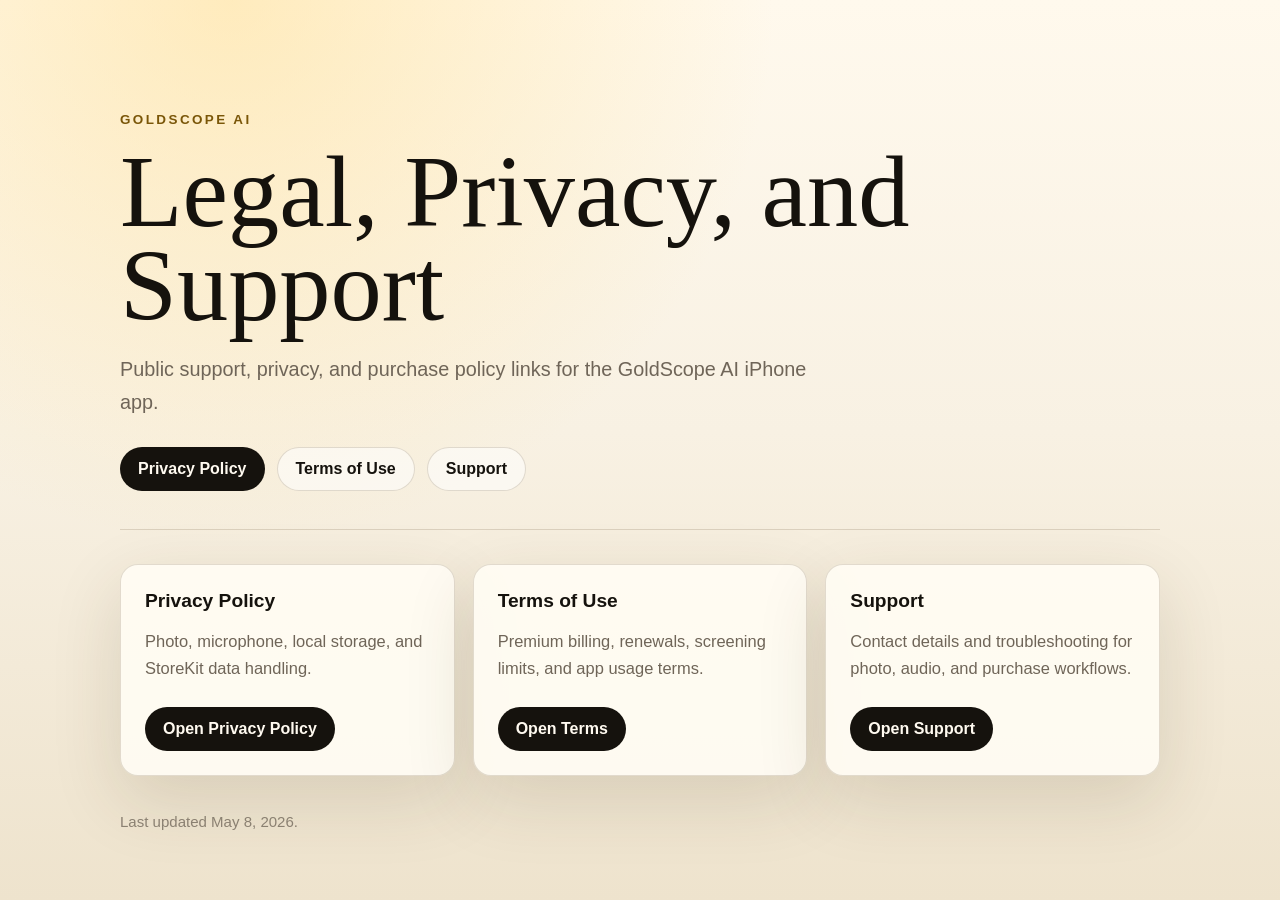
<file: index.html>
<!doctype html>
<html lang="en">
  <head>
    <meta charset="utf-8">
    <meta name="viewport" content="width=device-width, initial-scale=1">
    <title>GoldScope AI Legal & Support</title>
    <meta name="description" content="Public legal, privacy, and support pages for the GoldScope AI iOS app.">
    <link rel="stylesheet" href="./assets/styles.css">
  </head>
  <body>
    <main class="page">
      <section class="hero">
        <div class="eyebrow">GoldScope AI</div>
        <h1>Legal, Privacy, and Support</h1>
        <p>
          Public support, privacy, and purchase policy links for the GoldScope AI iPhone app.
        </p>
        <div class="nav">
          <a class="primary" href="./privacy/">Privacy Policy</a>
          <a class="secondary" href="./terms/">Terms of Use</a>
          <a class="secondary" href="./support/">Support</a>
        </div>
      </section>

      <section class="grid">
        <article class="card">
          <h2>Privacy Policy</h2>
          <p>Photo, microphone, local storage, and StoreKit data handling.</p>
          <a class="button-link primary" href="./privacy/">Open Privacy Policy</a>
        </article>

        <article class="card">
          <h2>Terms of Use</h2>
          <p>Premium billing, renewals, screening limits, and app usage terms.</p>
          <a class="button-link primary" href="./terms/">Open Terms</a>
        </article>

        <article class="card">
          <h2>Support</h2>
          <p>Contact details and troubleshooting for photo, audio, and purchase workflows.</p>
          <a class="button-link primary" href="./support/">Open Support</a>
        </article>
      </section>

      <p class="footer">Last updated May 8, 2026.</p>
    </main>
  </body>
</html>
</file>
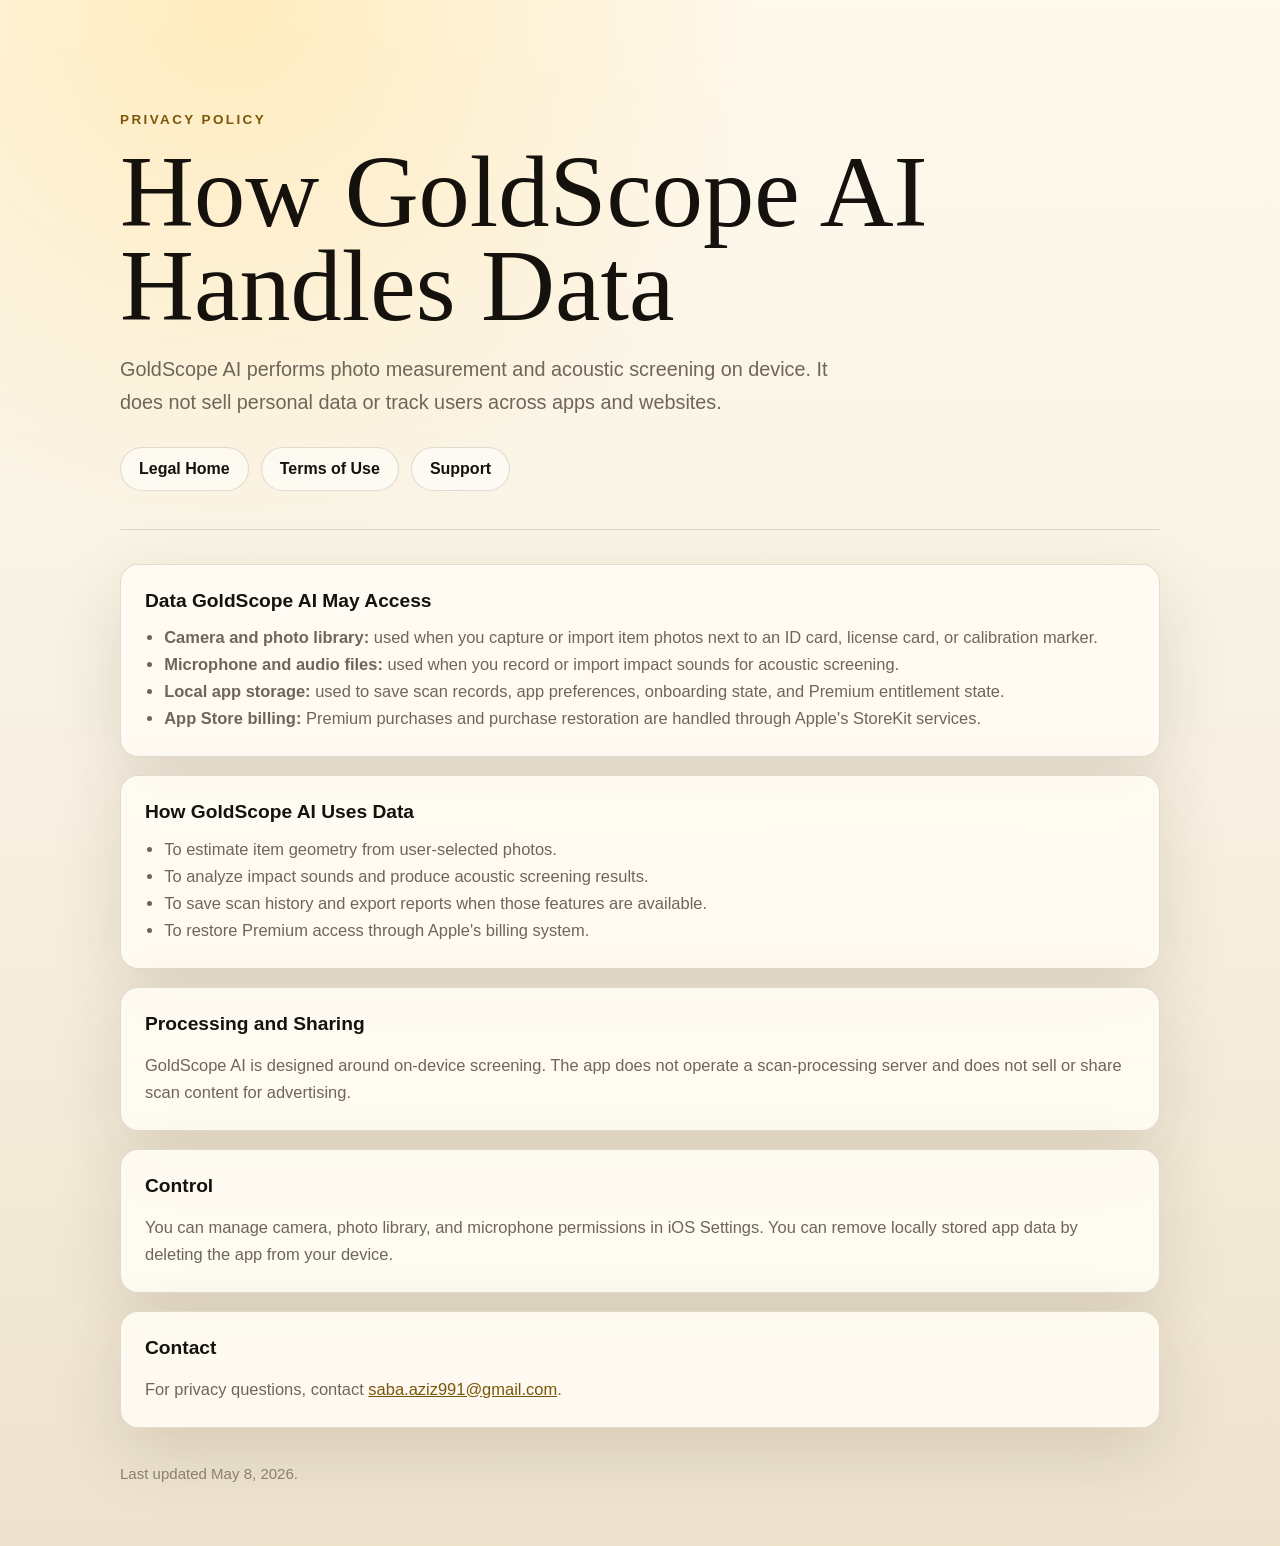
<file: privacy/index.html>
<!doctype html>
<html lang="en">
  <head>
    <meta charset="utf-8">
    <meta name="viewport" content="width=device-width, initial-scale=1">
    <title>GoldScope AI Privacy Policy</title>
    <meta name="description" content="Privacy Policy for the GoldScope AI iOS app.">
    <link rel="stylesheet" href="../assets/styles.css">
  </head>
  <body>
    <main class="page">
      <section class="hero">
        <div class="eyebrow">Privacy Policy</div>
        <h1>How GoldScope AI Handles Data</h1>
        <p>
          GoldScope AI performs photo measurement and acoustic screening on device. It does not sell personal data or track users across apps and websites.
        </p>
        <div class="nav">
          <a class="secondary" href="../">Legal Home</a>
          <a class="secondary" href="../terms/">Terms of Use</a>
          <a class="secondary" href="../support/">Support</a>
        </div>
      </section>

      <section class="stack">
        <article class="card">
          <h2>Data GoldScope AI May Access</h2>
          <ul>
            <li><strong>Camera and photo library:</strong> used when you capture or import item photos next to an ID card, license card, or calibration marker.</li>
            <li><strong>Microphone and audio files:</strong> used when you record or import impact sounds for acoustic screening.</li>
            <li><strong>Local app storage:</strong> used to save scan records, app preferences, onboarding state, and Premium entitlement state.</li>
            <li><strong>App Store billing:</strong> Premium purchases and purchase restoration are handled through Apple's StoreKit services.</li>
          </ul>
        </article>

        <article class="card">
          <h2>How GoldScope AI Uses Data</h2>
          <ul>
            <li>To estimate item geometry from user-selected photos.</li>
            <li>To analyze impact sounds and produce acoustic screening results.</li>
            <li>To save scan history and export reports when those features are available.</li>
            <li>To restore Premium access through Apple's billing system.</li>
          </ul>
        </article>

        <article class="card">
          <h2>Processing and Sharing</h2>
          <p>
            GoldScope AI is designed around on-device screening. The app does not operate a scan-processing server and does not sell or share scan content for advertising.
          </p>
        </article>

        <article class="card">
          <h2>Control</h2>
          <p>
            You can manage camera, photo library, and microphone permissions in iOS Settings. You can remove locally stored app data by deleting the app from your device.
          </p>
        </article>

        <article class="card">
          <h2>Contact</h2>
          <p>
            For privacy questions, contact <a href="mailto:saba.aziz991@gmail.com">saba.aziz991@gmail.com</a>.
          </p>
        </article>
      </section>

      <p class="footer">Last updated May 8, 2026.</p>
    </main>
  </body>
</html>
</file>
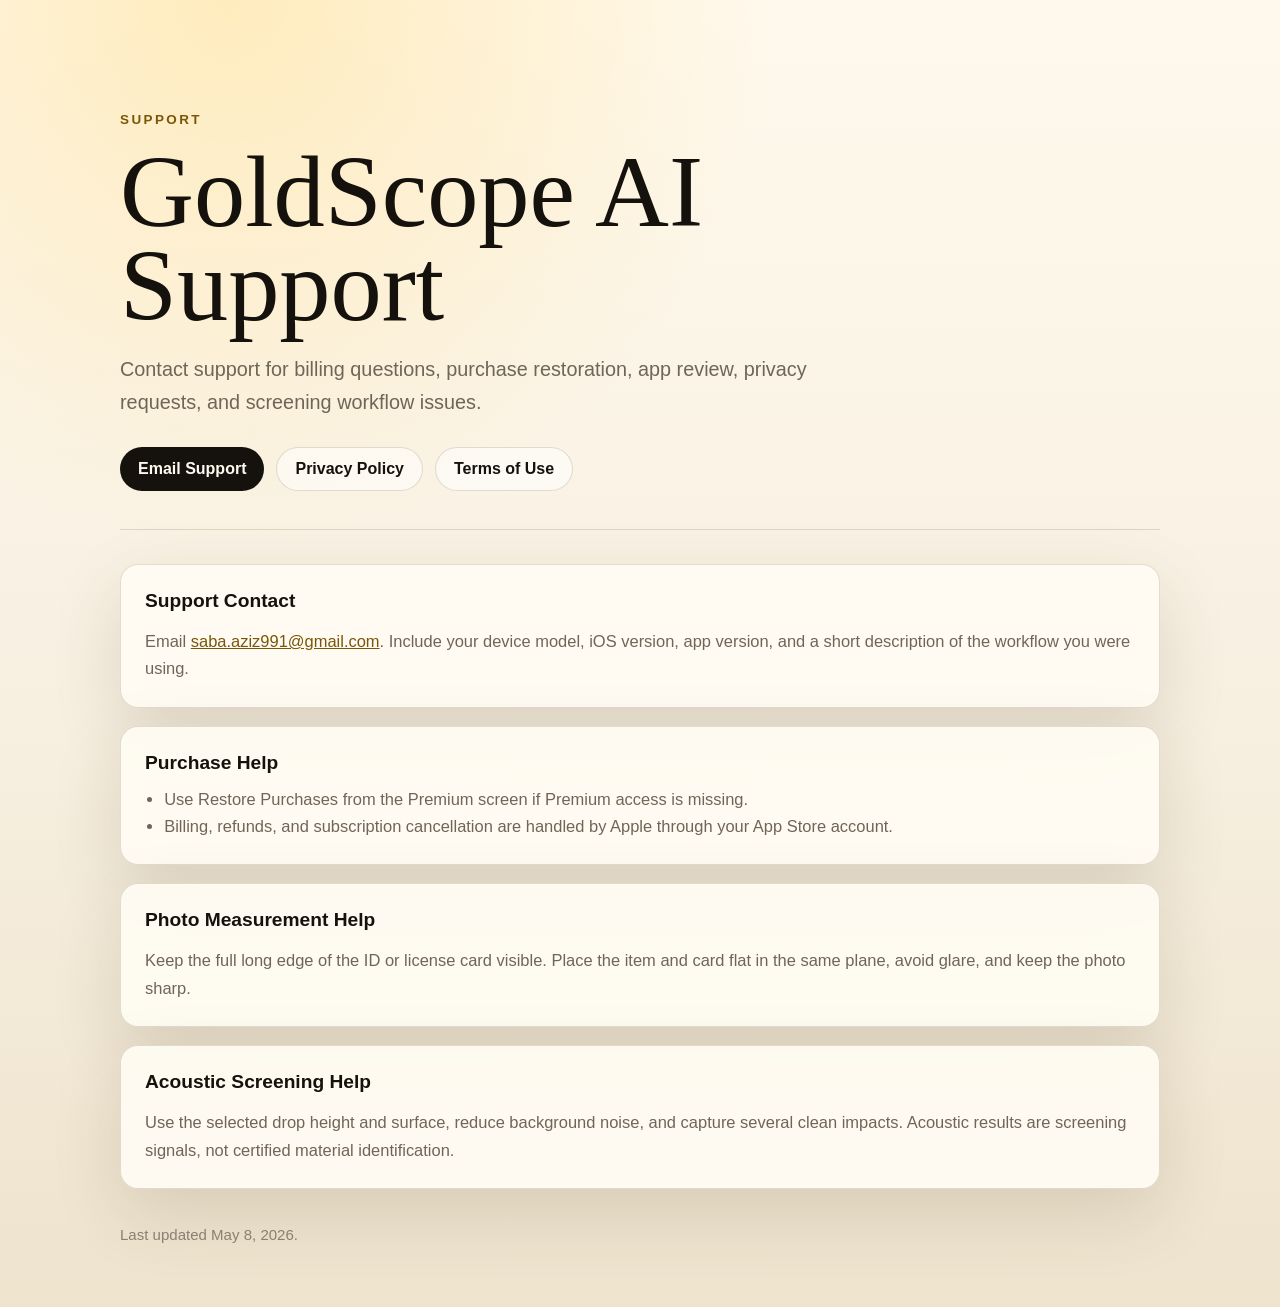
<file: support/index.html>
<!doctype html>
<html lang="en">
  <head>
    <meta charset="utf-8">
    <meta name="viewport" content="width=device-width, initial-scale=1">
    <title>GoldScope AI Support</title>
    <meta name="description" content="Support page for the GoldScope AI iOS app.">
    <link rel="stylesheet" href="../assets/styles.css">
  </head>
  <body>
    <main class="page">
      <section class="hero">
        <div class="eyebrow">Support</div>
        <h1>GoldScope AI Support</h1>
        <p>
          Contact support for billing questions, purchase restoration, app review, privacy requests, and screening workflow issues.
        </p>
        <div class="nav">
          <a class="primary" href="mailto:saba.aziz991@gmail.com">Email Support</a>
          <a class="secondary" href="../privacy/">Privacy Policy</a>
          <a class="secondary" href="../terms/">Terms of Use</a>
        </div>
      </section>

      <section class="stack">
        <article class="card">
          <h2>Support Contact</h2>
          <p>
            Email <a href="mailto:saba.aziz991@gmail.com">saba.aziz991@gmail.com</a>. Include your device model, iOS version, app version, and a short description of the workflow you were using.
          </p>
        </article>

        <article class="card">
          <h2>Purchase Help</h2>
          <ul>
            <li>Use Restore Purchases from the Premium screen if Premium access is missing.</li>
            <li>Billing, refunds, and subscription cancellation are handled by Apple through your App Store account.</li>
          </ul>
        </article>

        <article class="card">
          <h2>Photo Measurement Help</h2>
          <p>
            Keep the full long edge of the ID or license card visible. Place the item and card flat in the same plane, avoid glare, and keep the photo sharp.
          </p>
        </article>

        <article class="card">
          <h2>Acoustic Screening Help</h2>
          <p>
            Use the selected drop height and surface, reduce background noise, and capture several clean impacts. Acoustic results are screening signals, not certified material identification.
          </p>
        </article>
      </section>

      <p class="footer">Last updated May 8, 2026.</p>
    </main>
  </body>
</html>
</file>
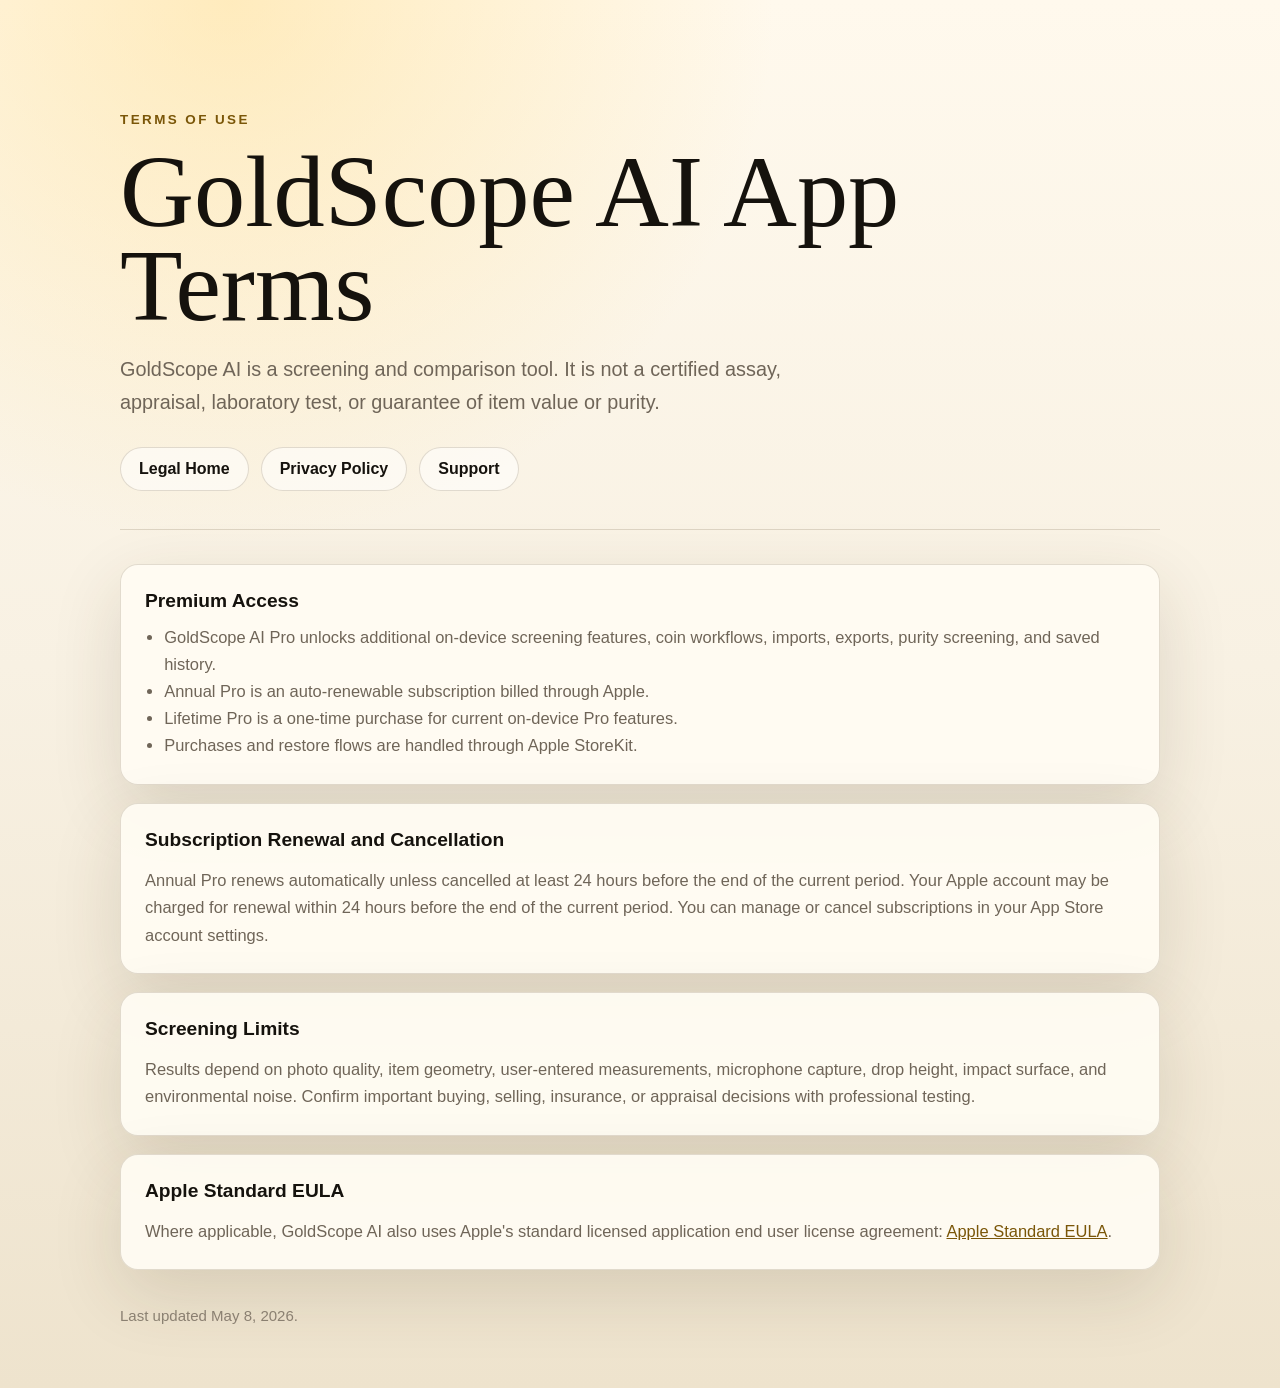
<file: terms/index.html>
<!doctype html>
<html lang="en">
  <head>
    <meta charset="utf-8">
    <meta name="viewport" content="width=device-width, initial-scale=1">
    <title>GoldScope AI Terms of Use</title>
    <meta name="description" content="Terms of Use for the GoldScope AI iOS app.">
    <link rel="stylesheet" href="../assets/styles.css">
  </head>
  <body>
    <main class="page">
      <section class="hero">
        <div class="eyebrow">Terms of Use</div>
        <h1>GoldScope AI App Terms</h1>
        <p>
          GoldScope AI is a screening and comparison tool. It is not a certified assay, appraisal, laboratory test, or guarantee of item value or purity.
        </p>
        <div class="nav">
          <a class="secondary" href="../">Legal Home</a>
          <a class="secondary" href="../privacy/">Privacy Policy</a>
          <a class="secondary" href="../support/">Support</a>
        </div>
      </section>

      <section class="stack">
        <article class="card">
          <h2>Premium Access</h2>
          <ul>
            <li>GoldScope AI Pro unlocks additional on-device screening features, coin workflows, imports, exports, purity screening, and saved history.</li>
            <li>Annual Pro is an auto-renewable subscription billed through Apple.</li>
            <li>Lifetime Pro is a one-time purchase for current on-device Pro features.</li>
            <li>Purchases and restore flows are handled through Apple StoreKit.</li>
          </ul>
        </article>

        <article class="card">
          <h2>Subscription Renewal and Cancellation</h2>
          <p>
            Annual Pro renews automatically unless cancelled at least 24 hours before the end of the current period. Your Apple account may be charged for renewal within 24 hours before the end of the current period. You can manage or cancel subscriptions in your App Store account settings.
          </p>
        </article>

        <article class="card">
          <h2>Screening Limits</h2>
          <p>
            Results depend on photo quality, item geometry, user-entered measurements, microphone capture, drop height, impact surface, and environmental noise. Confirm important buying, selling, insurance, or appraisal decisions with professional testing.
          </p>
        </article>

        <article class="card">
          <h2>Apple Standard EULA</h2>
          <p>
            Where applicable, GoldScope AI also uses Apple's standard licensed application end user license agreement:
            <a href="https://www.apple.com/legal/internet-services/itunes/dev/stdeula/">Apple Standard EULA</a>.
          </p>
        </article>
      </section>

      <p class="footer">Last updated May 8, 2026.</p>
    </main>
  </body>
</html>
</file>
<file: assets/styles.css>
:root {
  color-scheme: light;
  --bg: #f8f1e3;
  --ink: #15120d;
  --muted: #6f6558;
  --line: rgba(95, 76, 42, 0.18);
  --panel: rgba(255, 252, 244, 0.92);
  --gold: #b8860b;
  --gold-dark: #7a5608;
  --shadow: 0 24px 70px rgba(62, 47, 22, 0.14);
}

* {
  box-sizing: border-box;
}

body {
  margin: 0;
  min-height: 100vh;
  background:
    radial-gradient(circle at 18% 0%, rgba(255, 224, 150, 0.55), transparent 34rem),
    linear-gradient(180deg, #fff9ed 0%, var(--bg) 48%, #eee3cd 100%);
  color: var(--ink);
  font-family: ui-sans-serif, -apple-system, BlinkMacSystemFont, "Avenir Next", "Segoe UI", sans-serif;
}

a {
  color: var(--gold-dark);
}

.page {
  width: min(1040px, calc(100% - 40px));
  margin: 0 auto;
  padding: 64px 0 44px;
}

.hero {
  padding: 48px 0 38px;
  border-bottom: 1px solid var(--line);
}

.eyebrow {
  color: var(--gold-dark);
  font-size: 0.84rem;
  font-weight: 800;
  letter-spacing: 0.18em;
  text-transform: uppercase;
}

h1 {
  max-width: 860px;
  margin: 18px 0 16px;
  font-family: Georgia, "Times New Roman", serif;
  font-size: clamp(3rem, 8vw, 6.8rem);
  line-height: 0.92;
  font-weight: 500;
  letter-spacing: 0;
}

h2 {
  margin: 0 0 12px;
  font-size: 1.2rem;
  line-height: 1.2;
}

p,
li {
  color: var(--muted);
  font-size: 1.03rem;
  line-height: 1.65;
}

.hero p {
  max-width: 720px;
  font-size: 1.24rem;
}

.nav {
  display: flex;
  flex-wrap: wrap;
  gap: 12px;
  margin-top: 28px;
}

.primary,
.secondary,
.button-link {
  display: inline-flex;
  align-items: center;
  justify-content: center;
  min-height: 44px;
  padding: 0 18px;
  border-radius: 999px;
  font-weight: 800;
  text-decoration: none;
}

.primary {
  background: var(--ink);
  color: #fffaf0;
}

.secondary {
  border: 1px solid var(--line);
  background: rgba(255, 255, 255, 0.55);
  color: var(--ink);
}

.grid {
  display: grid;
  grid-template-columns: repeat(3, minmax(0, 1fr));
  gap: 18px;
  padding: 34px 0 0;
}

.stack {
  display: grid;
  gap: 18px;
  padding: 34px 0 0;
}

.card {
  background: var(--panel);
  border: 1px solid var(--line);
  border-radius: 18px;
  padding: 24px;
  box-shadow: var(--shadow);
}

.card ul {
  margin: 0;
  padding-left: 1.2rem;
}

.card p:last-child,
.card ul:last-child {
  margin-bottom: 0;
}

.button-link {
  margin-top: 8px;
}

.footer {
  margin-top: 34px;
  color: rgba(111, 101, 88, 0.78);
  font-size: 0.94rem;
}

@media (max-width: 760px) {
  .page {
    width: min(100% - 28px, 1040px);
    padding-top: 34px;
  }

  .hero {
    padding-top: 28px;
  }

  h1 {
    font-size: clamp(3.2rem, 14vw, 5rem);
  }

  .grid {
    grid-template-columns: 1fr;
  }

  .card {
    padding: 20px;
    border-radius: 14px;
  }
}
</file>
